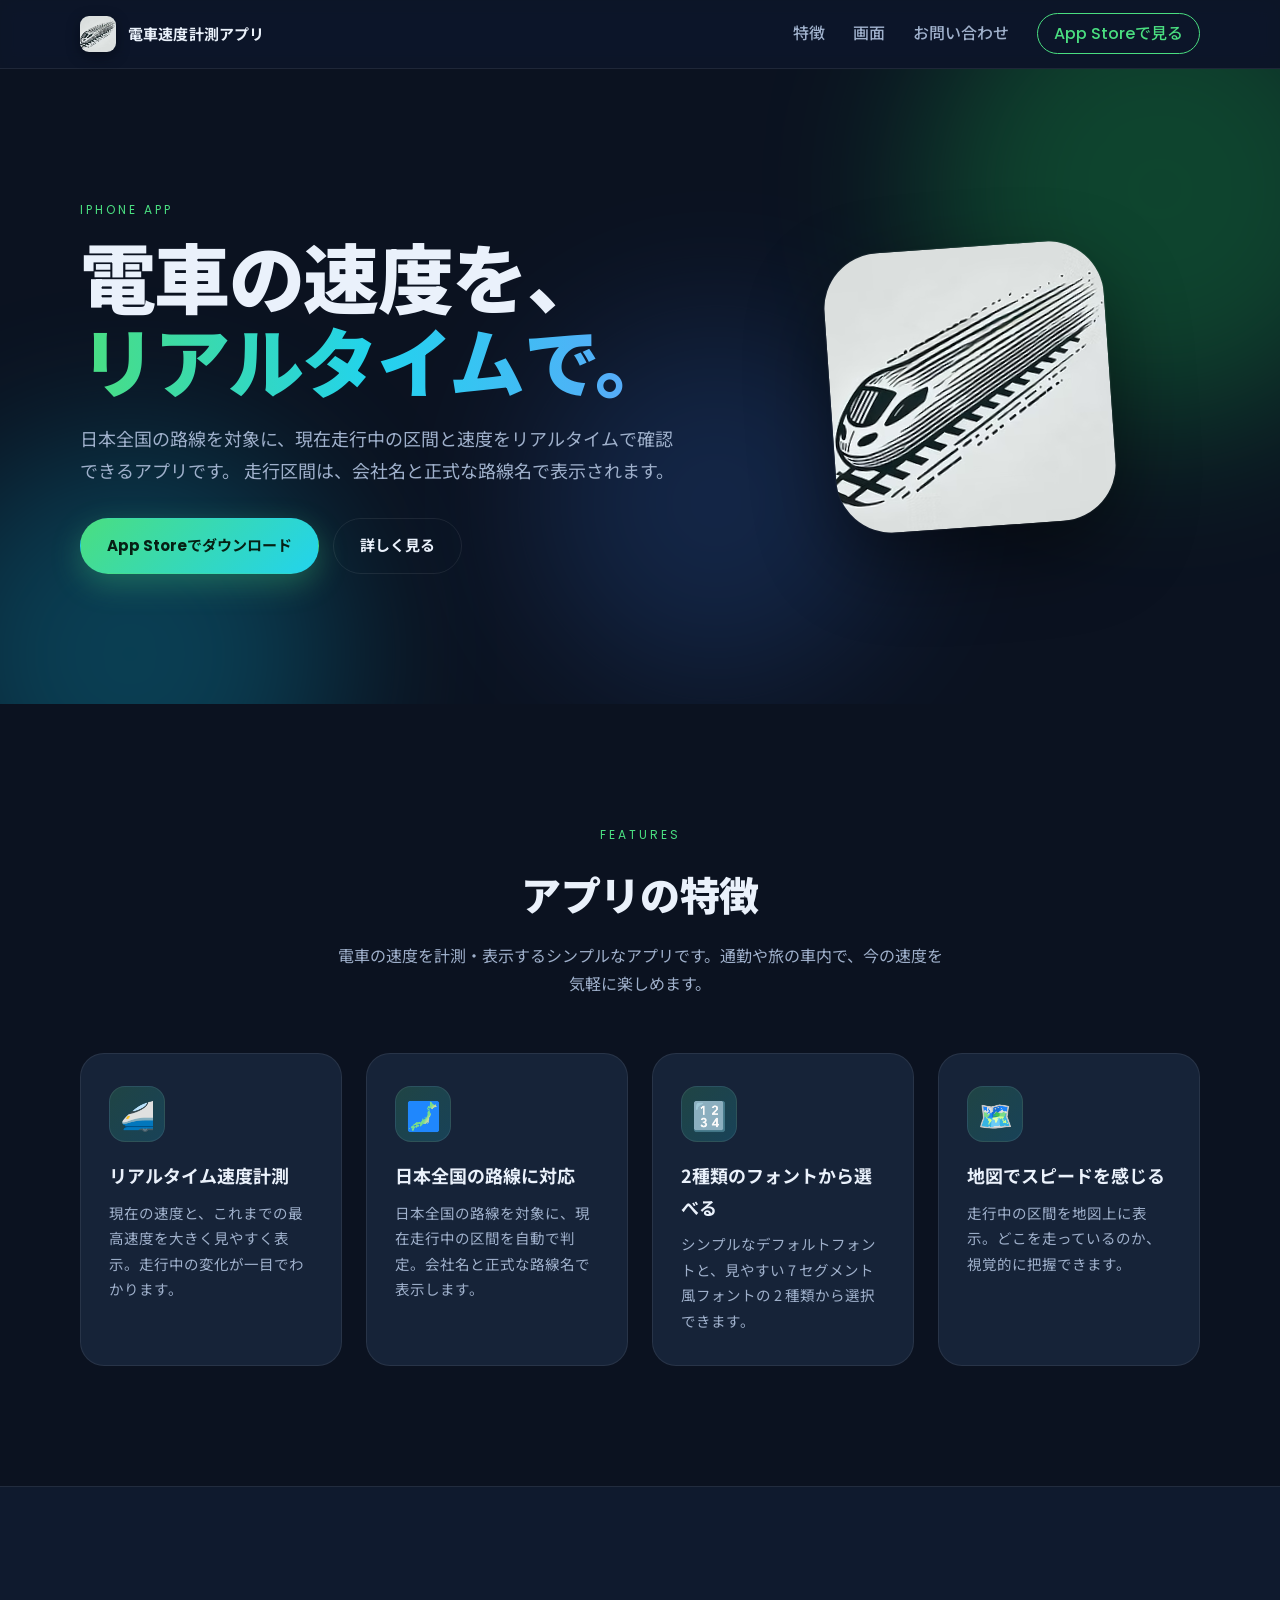
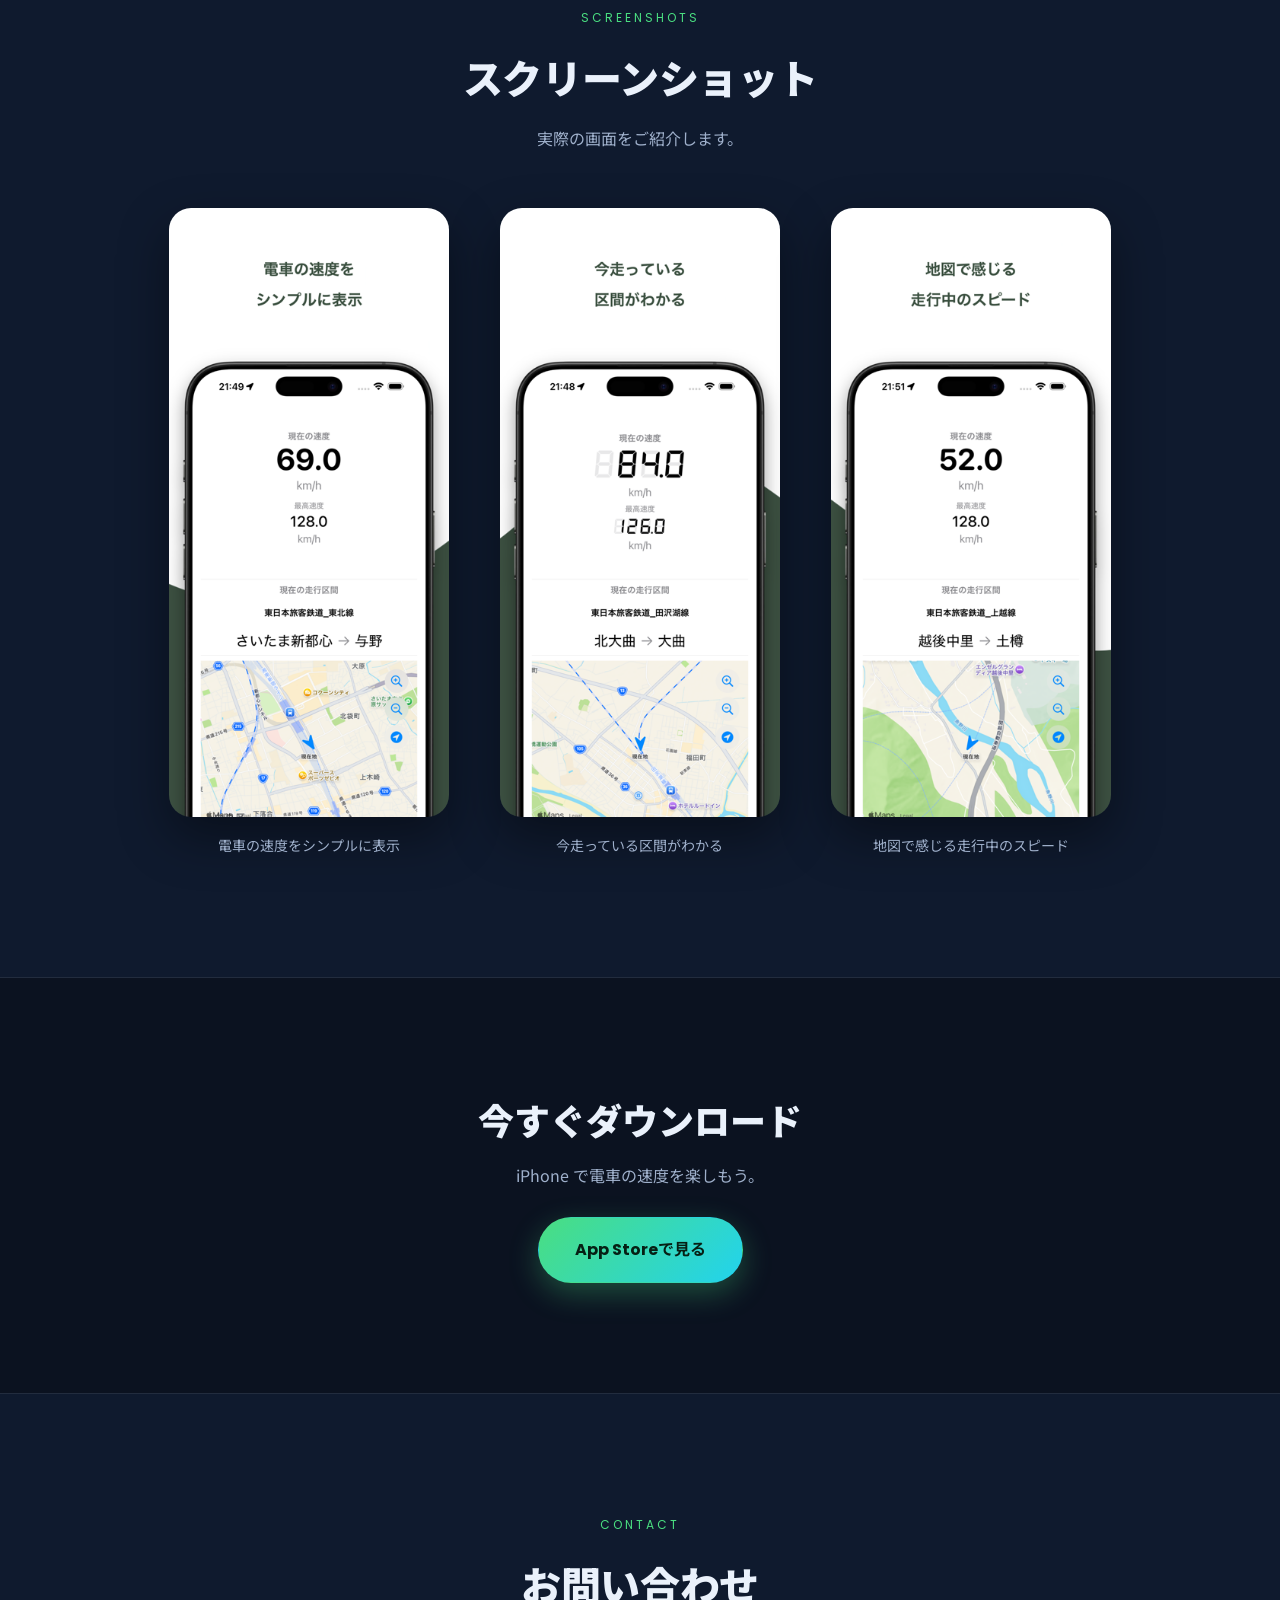
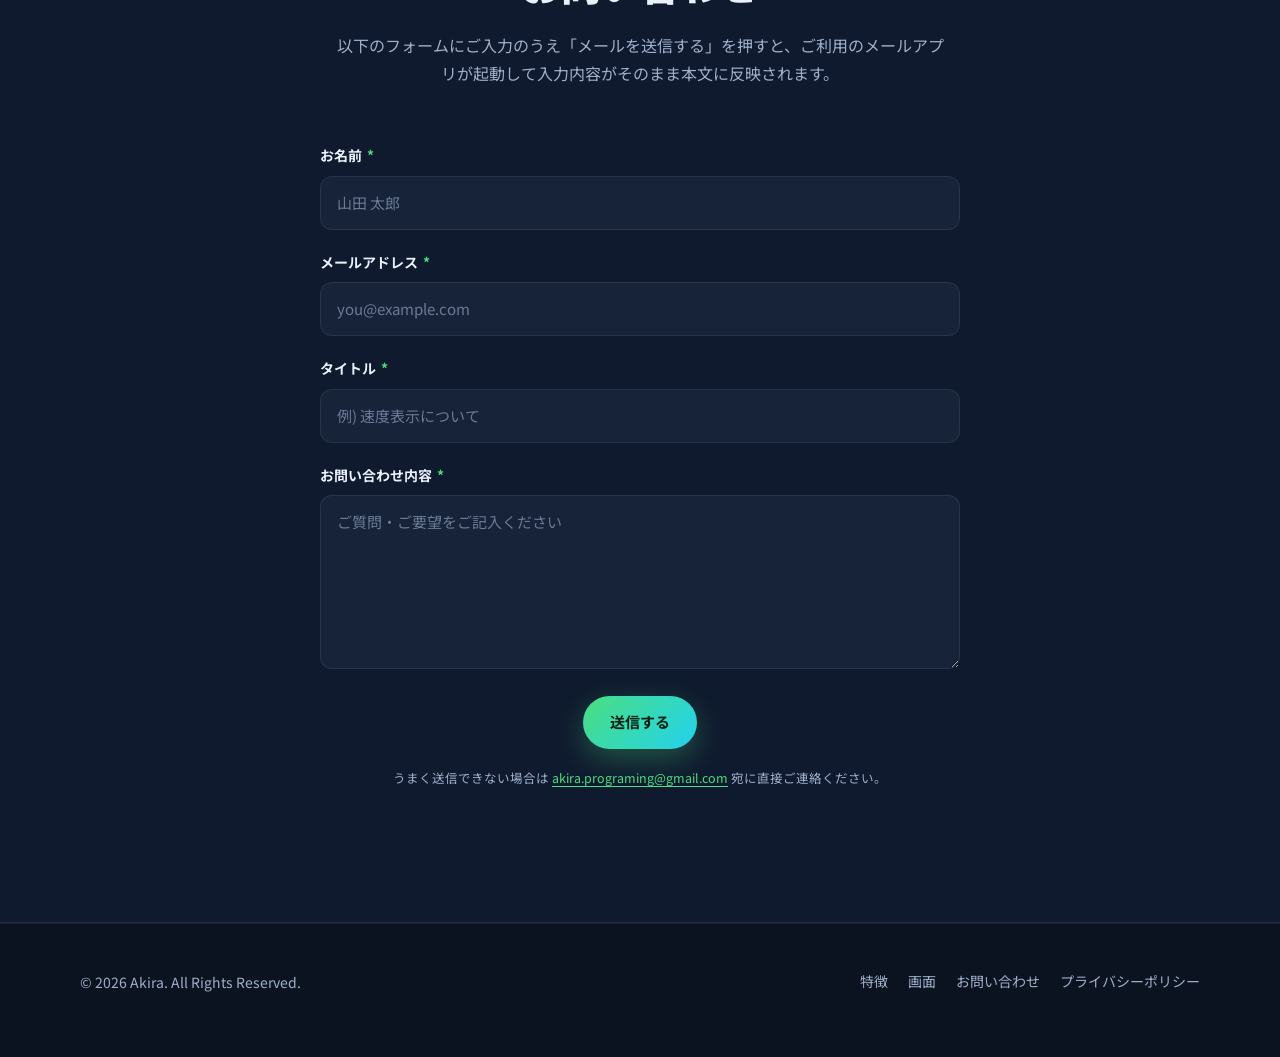
<file: index.html>
<!DOCTYPE html>
<html lang="ja">
<head>
<meta charset="UTF-8">
<meta name="viewport" content="width=device-width, initial-scale=1.0">
<meta name="description" content="電車速度計測アプリ — 日本全国の路線を対象に、現在走行中の区間と速度をリアルタイムで表示する iPhone アプリです。">
<meta name="theme-color" content="#0f172a">
<meta property="og:title" content="電車速度計測アプリ">
<meta property="og:description" content="日本全国の路線を対象に、現在走行中の区間と速度をリアルタイムで確認できる iPhone アプリ。">
<meta property="og:type" content="website">
<meta property="og:image" content="images/icon.jpg">
<link rel="icon" type="image/png" href="images/icon.jpg">
<link rel="apple-touch-icon" href="images/icon.jpg">
<title>電車速度計測アプリ | Train Speed Meter</title>
<link rel="preconnect" href="https://fonts.googleapis.com">
<link rel="preconnect" href="https://fonts.gstatic.com" crossorigin>
<link href="https://fonts.googleapis.com/css2?family=Noto+Sans+JP:wght@400;500;700;900&family=Poppins:wght@500;700;800&family=Share+Tech+Mono&display=swap" rel="stylesheet">
<link rel="stylesheet" href="styles.css">
</head>
<body>

<header class="site-header">
  <div class="container header-inner">
    <a href="#top" class="brand">
      <img src="images/icon.jpg" alt="" class="brand-icon" width="36" height="36">
      <span class="brand-name">電車速度計測アプリ</span>
    </a>
    <button class="nav-toggle" aria-label="メニューを開く" aria-expanded="false" aria-controls="site-nav">
      <span></span><span></span><span></span>
    </button>
    <nav id="site-nav" class="site-nav" aria-label="メインナビゲーション">
      <ul>
        <li><a href="#features">特徴</a></li>
        <li><a href="#screens">画面</a></li>
        <li><a href="#contact">お問い合わせ</a></li>
        <li><a class="nav-cta" href="https://apps.apple.com/jp/app/%E9%9B%BB%E8%BB%8A%E9%80%9F%E5%BA%A6%E8%A8%88%E6%B8%AC%E3%82%A2%E3%83%97%E3%83%AA/id6740508669" target="_blank" rel="noopener">App Storeで見る</a></li>
      </ul>
    </nav>
  </div>
</header>

<main id="top">

  <section class="hero">
    <div class="container hero-inner">
      <div class="hero-copy">
        <p class="eyebrow">iPhone App</p>
        <h1>
          電車の速度を、<br>
          <span class="accent">リアルタイムで。</span>
        </h1>
        <p class="lead">
          日本全国の路線を対象に、現在走行中の区間と速度をリアルタイムで確認できるアプリです。
          走行区間は、会社名と正式な路線名で表示されます。
        </p>
        <div class="hero-actions">
          <a class="btn btn-primary" href="https://apps.apple.com/jp/app/%E9%9B%BB%E8%BB%8A%E9%80%9F%E5%BA%A6%E8%A8%88%E6%B8%AC%E3%82%A2%E3%83%97%E3%83%AA/id6740508669" target="_blank" rel="noopener">
            App Storeでダウンロード
          </a>
          <a class="btn btn-ghost" href="#features">詳しく見る</a>
        </div>
      </div>
      <div class="hero-visual" aria-hidden="true">
        <img src="images/icon.jpg" alt="電車速度計測アプリ アイコン" class="hero-icon">
      </div>
    </div>
    <div class="hero-decor" aria-hidden="true">
      <div class="blob blob-1"></div>
      <div class="blob blob-2"></div>
      <div class="blob blob-3"></div>
    </div>
  </section>

  <section id="features" class="section">
    <div class="container">
      <header class="section-head">
        <p class="eyebrow">Features</p>
        <h2>アプリの特徴</h2>
        <p class="section-desc">電車の速度を計測・表示するシンプルなアプリです。通勤や旅の車内で、今の速度を気軽に楽しめます。</p>
      </header>

      <div class="features">
        <div class="feature">
          <div class="feature-icon">🚄</div>
          <h3>リアルタイム速度計測</h3>
          <p>現在の速度と、これまでの最高速度を大きく見やすく表示。走行中の変化が一目でわかります。</p>
        </div>
        <div class="feature">
          <div class="feature-icon">🗾</div>
          <h3>日本全国の路線に対応</h3>
          <p>日本全国の路線を対象に、現在走行中の区間を自動で判定。会社名と正式な路線名で表示します。</p>
        </div>
        <div class="feature">
          <div class="feature-icon">🔢</div>
          <h3>2種類のフォントから選べる</h3>
          <p>シンプルなデフォルトフォントと、見やすい 7 セグメント風フォントの 2 種類から選択できます。</p>
        </div>
        <div class="feature">
          <div class="feature-icon">🗺️</div>
          <h3>地図でスピードを感じる</h3>
          <p>走行中の区間を地図上に表示。どこを走っているのか、視覚的に把握できます。</p>
        </div>
      </div>
    </div>
  </section>

  <section id="screens" class="section section-alt">
    <div class="container">
      <header class="section-head">
        <p class="eyebrow">Screenshots</p>
        <h2>スクリーンショット</h2>
        <p class="section-desc">実際の画面をご紹介します。</p>
      </header>

      <div class="screens">
        <figure class="screen">
          <img src="images/screen-1.png" alt="電車の速度をシンプルに表示する画面">
          <figcaption>電車の速度をシンプルに表示</figcaption>
        </figure>
        <figure class="screen">
          <img src="images/screen-2.png" alt="今走っている区間がわかる画面">
          <figcaption>今走っている区間がわかる</figcaption>
        </figure>
        <figure class="screen">
          <img src="images/screen-3.png" alt="地図で感じる走行中のスピード画面">
          <figcaption>地図で感じる走行中のスピード</figcaption>
        </figure>
      </div>
    </div>
  </section>

  <section class="section cta-section">
    <div class="container cta-inner">
      <h2>今すぐダウンロード</h2>
      <p>iPhone で電車の速度を楽しもう。</p>
      <a class="btn btn-primary btn-lg" href="https://apps.apple.com/jp/app/%E9%9B%BB%E8%BB%8A%E9%80%9F%E5%BA%A6%E8%A8%88%E6%B8%AC%E3%82%A2%E3%83%97%E3%83%AA/id6740508669" target="_blank" rel="noopener">
        App Storeで見る
      </a>
    </div>
  </section>

  <section id="contact" class="section section-alt">
    <div class="container contact-inner">
      <header class="section-head">
        <p class="eyebrow">Contact</p>
        <h2>お問い合わせ</h2>
        <p class="section-desc">以下のフォームにご入力のうえ「メールを送信する」を押すと、ご利用のメールアプリが起動して入力内容がそのまま本文に反映されます。</p>
      </header>

      <form id="contact-form" class="contact-form"
            action="https://formspree.io/f/mzdknkqy"
            method="POST"
            novalidate>
        <div class="field">
          <label for="cf-name">お名前 <span class="req">*</span></label>
          <input type="text" id="cf-name" name="name" required autocomplete="name" placeholder="山田 太郎">
        </div>
        <div class="field">
          <label for="cf-email">メールアドレス <span class="req">*</span></label>
          <input type="email" id="cf-email" name="email" required autocomplete="email" placeholder="you@example.com">
        </div>
        <div class="field">
          <label for="cf-subject">タイトル <span class="req">*</span></label>
          <input type="text" id="cf-subject" name="subject" required placeholder="例) 速度表示について">
        </div>
        <div class="field">
          <label for="cf-message">お問い合わせ内容 <span class="req">*</span></label>
          <textarea id="cf-message" name="message" rows="6" required placeholder="ご質問・ご要望をご記入ください"></textarea>
        </div>
        <!-- Honeypot field for basic spam protection (hidden from humans) -->
        <input type="text" name="_gotcha" tabindex="-1" autocomplete="off" style="position:absolute;left:-9999px;" aria-hidden="true">

        <p id="cf-error" class="form-error" hidden></p>
        <p id="cf-success" class="form-success" hidden>送信しました。お問い合わせありがとうございます。</p>

        <div class="contact-actions">
          <button type="submit" id="cf-submit" class="btn btn-primary">送信する</button>
        </div>
        <p class="form-note">うまく送信できない場合は <a href="mailto:akira.programing@gmail.com">akira.programing@gmail.com</a> 宛に直接ご連絡ください。</p>
      </form>
    </div>
  </section>

</main>

<footer class="site-footer">
  <div class="container footer-inner">
    <p>&copy; <span id="year"></span> Akira. All Rights Reserved.</p>
    <nav aria-label="フッターナビゲーション">
      <a href="#features">特徴</a>
      <a href="#screens">画面</a>
      <a href="#contact">お問い合わせ</a>
      <a href="privacy.html">プライバシーポリシー</a>
    </nav>
  </div>
</footer>

<script>
  document.getElementById('year').textContent = new Date().getFullYear();

  // Contact form → Formspree (AJAX)
  const form = document.getElementById('contact-form');
  const errorEl = document.getElementById('cf-error');
  const successEl = document.getElementById('cf-success');
  const submitBtn = document.getElementById('cf-submit');

  const showError = (msg) => {
    errorEl.textContent = msg;
    errorEl.hidden = false;
    successEl.hidden = true;
  };
  const clearMessages = () => {
    errorEl.hidden = true;
    successEl.hidden = true;
  };

  form.addEventListener('submit', async (e) => {
    e.preventDefault();
    clearMessages();

    const name = form.name.value.trim();
    const email = form.email.value.trim();
    const subject = form.subject.value.trim();
    const message = form.message.value.trim();
    const emailOk = /^[^\s@]+@[^\s@]+\.[^\s@]+$/.test(email);

    if (!name || !subject || !message || !email) {
      showError('未入力の項目があります。すべての項目をご入力ください。');
      return;
    }
    if (!emailOk) {
      showError('メールアドレスの形式が正しくありません。');
      return;
    }

    submitBtn.disabled = true;
    const originalLabel = submitBtn.textContent;
    submitBtn.textContent = '送信中...';

    try {
      const res = await fetch(form.action, {
        method: 'POST',
        headers: { 'Accept': 'application/json' },
        body: new FormData(form),
      });

      if (res.ok) {
        form.reset();
        successEl.hidden = false;
        errorEl.hidden = true;
      } else {
        let msg = '送信に失敗しました。しばらくしてから再度お試しください。';
        try {
          const data = await res.json();
          if (Array.isArray(data.errors) && data.errors.length) {
            msg = data.errors.map(er => er.message).join(' / ');
          }
        } catch (_) {}
        showError(msg);
      }
    } catch (err) {
      showError('ネットワークエラーが発生しました。通信環境をご確認ください。');
    } finally {
      submitBtn.disabled = false;
      submitBtn.textContent = originalLabel;
    }
  });

  const toggle = document.querySelector('.nav-toggle');
  const nav = document.getElementById('site-nav');
  toggle.addEventListener('click', () => {
    const open = nav.classList.toggle('open');
    toggle.setAttribute('aria-expanded', open);
  });
  nav.querySelectorAll('a').forEach(a => a.addEventListener('click', () => {
    nav.classList.remove('open');
    toggle.setAttribute('aria-expanded', 'false');
  }));
</script>

</body>
</html>
</file>
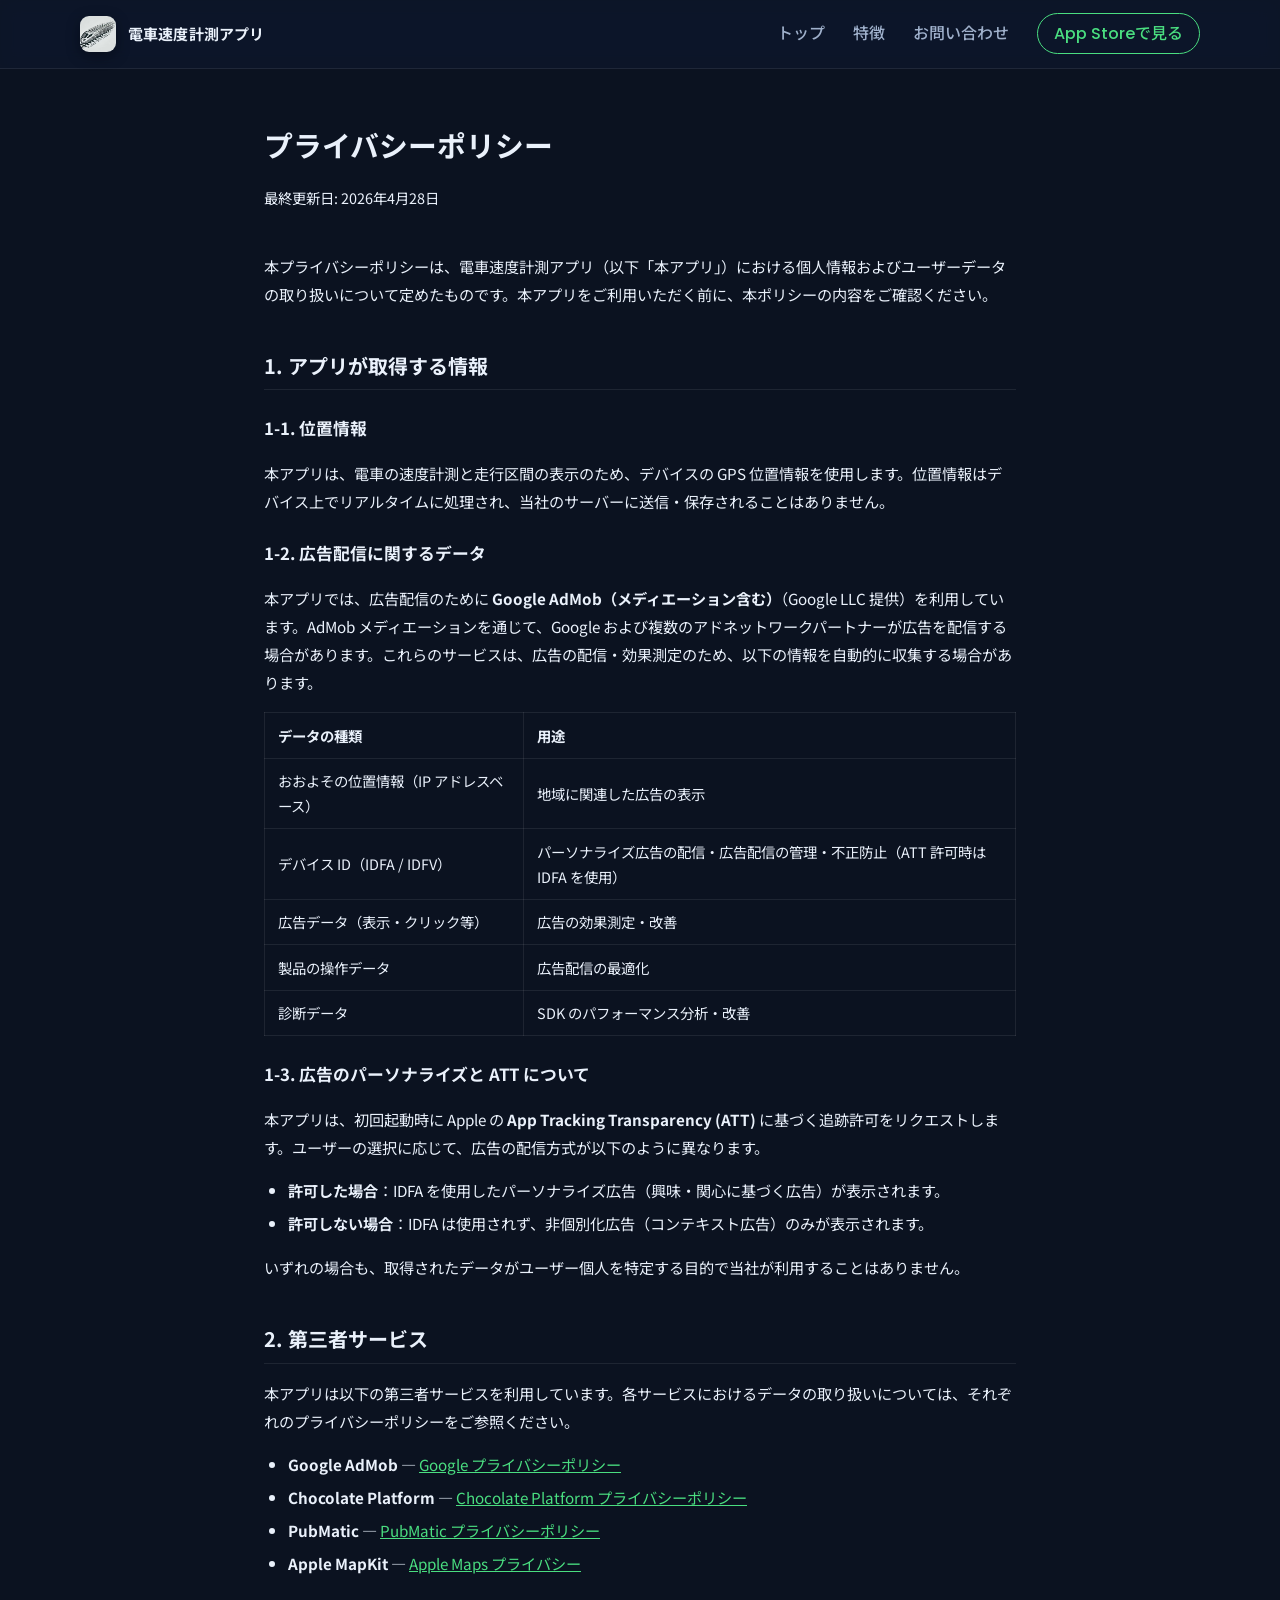
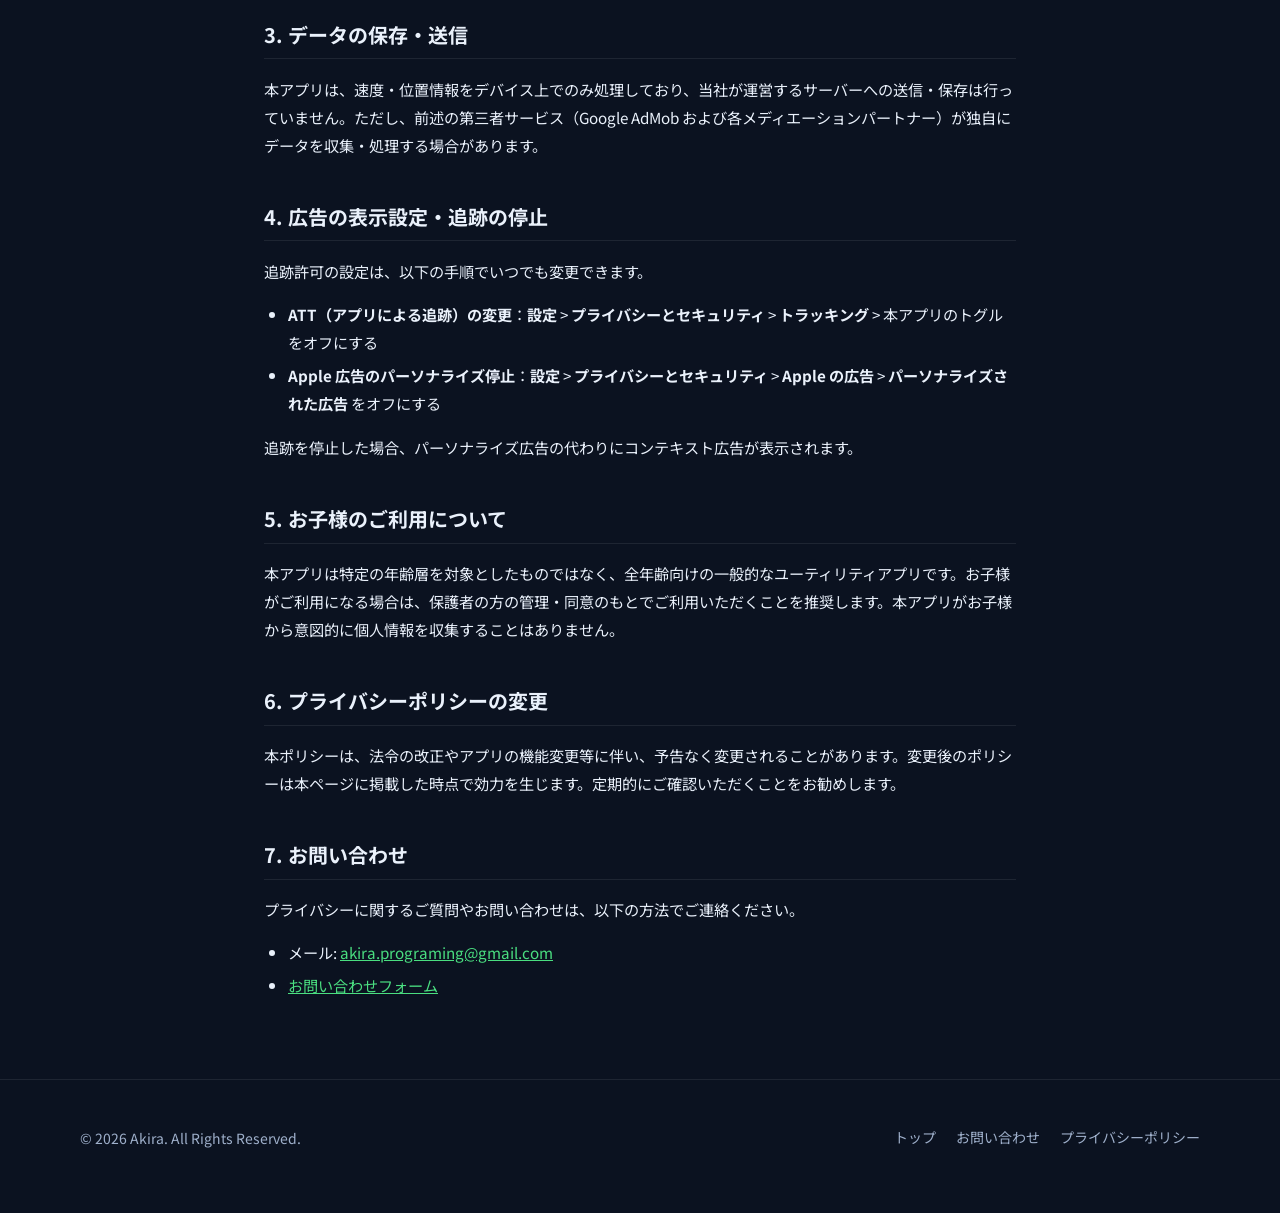
<file: privacy.html>
<!DOCTYPE html>
<html lang="ja">
<head>
<meta charset="UTF-8">
<meta name="viewport" content="width=device-width, initial-scale=1.0">
<meta name="description" content="電車速度計測アプリのプライバシーポリシー">
<meta name="theme-color" content="#0f172a">
<link rel="icon" type="image/png" href="images/icon.jpg">
<link rel="apple-touch-icon" href="images/icon.jpg">
<title>プライバシーポリシー | 電車速度計測アプリ</title>
<link rel="preconnect" href="https://fonts.googleapis.com">
<link rel="preconnect" href="https://fonts.gstatic.com" crossorigin>
<link href="https://fonts.googleapis.com/css2?family=Noto+Sans+JP:wght@400;500;700;900&family=Poppins:wght@500;700;800&display=swap" rel="stylesheet">
<link rel="stylesheet" href="styles.css">
<style>
  /* プライバシーポリシー固有スタイル */
  .policy { max-width: 800px; margin: 0 auto; padding: 2rem 1.5rem 4rem; }
  .policy h1 { font-size: 1.8rem; margin-bottom: 0.5rem; }
  .policy .last-updated { color: var(--muted); font-size: 0.9rem; margin-bottom: 2.5rem; }
  .policy h2 { font-size: 1.25rem; margin-top: 2.5rem; margin-bottom: 0.75rem; padding-bottom: 0.4rem; border-bottom: 1px solid var(--border); }
  .policy h3 { font-size: 1.05rem; margin-top: 1.5rem; margin-bottom: 0.5rem; }
  .policy p, .policy li { line-height: 1.85; color: var(--fg); font-size: 0.95rem; }
  .policy ul { padding-left: 1.5em; margin: 0.5rem 0 1rem; }
  .policy li { margin-bottom: 0.3rem; }
  .policy a { color: var(--accent); text-decoration: underline; }
  .policy table { width: 100%; border-collapse: collapse; margin: 1rem 0; font-size: 0.9rem; }
  .policy th, .policy td { border: 1px solid var(--border); padding: 0.6rem 0.8rem; text-align: left; }
  .policy th { background: var(--card-bg); font-weight: 700; }
</style>
</head>
<body>

<header class="site-header">
  <div class="container header-inner">
    <a href="index.html" class="brand">
      <img src="images/icon.jpg" alt="" class="brand-icon" width="36" height="36">
      <span class="brand-name">電車速度計測アプリ</span>
    </a>
    <nav class="site-nav" aria-label="メインナビゲーション">
      <ul>
        <li><a href="index.html">トップ</a></li>
        <li><a href="index.html#features">特徴</a></li>
        <li><a href="index.html#contact">お問い合わせ</a></li>
        <li><a class="nav-cta" href="https://apps.apple.com/jp/app/%E9%9B%BB%E8%BB%8A%E9%80%9F%E5%BA%A6%E8%A8%88%E6%B8%AC%E3%82%A2%E3%83%97%E3%83%AA/id6740508669" target="_blank" rel="noopener">App Storeで見る</a></li>
      </ul>
    </nav>
  </div>
</header>

<main>
  <div class="policy">
    <h1>プライバシーポリシー</h1>
    <p class="last-updated">最終更新日: 2026年4月28日</p>

    <p>本プライバシーポリシーは、電車速度計測アプリ（以下「本アプリ」）における個人情報およびユーザーデータの取り扱いについて定めたものです。本アプリをご利用いただく前に、本ポリシーの内容をご確認ください。</p>

    <h2>1. アプリが取得する情報</h2>

    <h3>1-1. 位置情報</h3>
    <p>本アプリは、電車の速度計測と走行区間の表示のため、デバイスの GPS 位置情報を使用します。位置情報はデバイス上でリアルタイムに処理され、当社のサーバーに送信・保存されることはありません。</p>

    <h3>1-2. 広告配信に関するデータ</h3>
    <p>本アプリでは、広告配信のために <strong>Google AdMob（メディエーション含む）</strong>（Google LLC 提供）を利用しています。AdMob メディエーションを通じて、Google および複数のアドネットワークパートナーが広告を配信する場合があります。これらのサービスは、広告の配信・効果測定のため、以下の情報を自動的に収集する場合があります。</p>

    <table>
      <thead>
        <tr>
          <th>データの種類</th>
          <th>用途</th>
        </tr>
      </thead>
      <tbody>
        <tr>
          <td>おおよその位置情報（IP アドレスベース）</td>
          <td>地域に関連した広告の表示</td>
        </tr>
        <tr>
          <td>デバイス ID（IDFA / IDFV）</td>
          <td>パーソナライズ広告の配信・広告配信の管理・不正防止（ATT 許可時は IDFA を使用）</td>
        </tr>
        <tr>
          <td>広告データ（表示・クリック等）</td>
          <td>広告の効果測定・改善</td>
        </tr>
        <tr>
          <td>製品の操作データ</td>
          <td>広告配信の最適化</td>
        </tr>
        <tr>
          <td>診断データ</td>
          <td>SDK のパフォーマンス分析・改善</td>
        </tr>
      </tbody>
    </table>

    <h3>1-3. 広告のパーソナライズと ATT について</h3>
    <p>本アプリは、初回起動時に Apple の <strong>App Tracking Transparency (ATT)</strong> に基づく追跡許可をリクエストします。ユーザーの選択に応じて、広告の配信方式が以下のように異なります。</p>
    <ul>
      <li><strong>許可した場合</strong>：IDFA を使用したパーソナライズ広告（興味・関心に基づく広告）が表示されます。</li>
      <li><strong>許可しない場合</strong>：IDFA は使用されず、非個別化広告（コンテキスト広告）のみが表示されます。</li>
    </ul>
    <p>いずれの場合も、取得されたデータがユーザー個人を特定する目的で当社が利用することはありません。</p>

    <h2>2. 第三者サービス</h2>
    <p>本アプリは以下の第三者サービスを利用しています。各サービスにおけるデータの取り扱いについては、それぞれのプライバシーポリシーをご参照ください。</p>
    <ul>
      <li><strong>Google AdMob</strong> — <a href="https://policies.google.com/privacy" target="_blank" rel="noopener">Google プライバシーポリシー</a></li>
      <li><strong>Chocolate Platform</strong> — <a href="https://www.chocolateplatform.com/privacy-policy/" target="_blank" rel="noopener">Chocolate Platform プライバシーポリシー</a></li>
      <li><strong>PubMatic</strong> — <a href="https://pubmatic.com/legal/privacy-policy/" target="_blank" rel="noopener">PubMatic プライバシーポリシー</a></li>
      <li><strong>Apple MapKit</strong> — <a href="https://www.apple.com/legal/privacy/data/ja/apple-maps/" target="_blank" rel="noopener">Apple Maps プライバシー</a></li>
    </ul>

    <h2>3. データの保存・送信</h2>
    <p>本アプリは、速度・位置情報をデバイス上でのみ処理しており、当社が運営するサーバーへの送信・保存は行っていません。ただし、前述の第三者サービス（Google AdMob および各メディエーションパートナー）が独自にデータを収集・処理する場合があります。</p>

    <h2>4. 広告の表示設定・追跡の停止</h2>
    <p>追跡許可の設定は、以下の手順でいつでも変更できます。</p>
    <ul>
      <li><strong>ATT（アプリによる追跡）の変更</strong>：<strong>設定</strong> &gt; <strong>プライバシーとセキュリティ</strong> &gt; <strong>トラッキング</strong> &gt; 本アプリのトグルをオフにする</li>
      <li><strong>Apple 広告のパーソナライズ停止</strong>：<strong>設定</strong> &gt; <strong>プライバシーとセキュリティ</strong> &gt; <strong>Apple の広告</strong> &gt; <strong>パーソナライズされた広告</strong> をオフにする</li>
    </ul>
    <p>追跡を停止した場合、パーソナライズ広告の代わりにコンテキスト広告が表示されます。</p>

    <h2>5. お子様のご利用について</h2>
    <p>本アプリは特定の年齢層を対象としたものではなく、全年齢向けの一般的なユーティリティアプリです。お子様がご利用になる場合は、保護者の方の管理・同意のもとでご利用いただくことを推奨します。本アプリがお子様から意図的に個人情報を収集することはありません。</p>

    <h2>6. プライバシーポリシーの変更</h2>
    <p>本ポリシーは、法令の改正やアプリの機能変更等に伴い、予告なく変更されることがあります。変更後のポリシーは本ページに掲載した時点で効力を生じます。定期的にご確認いただくことをお勧めします。</p>

    <h2>7. お問い合わせ</h2>
    <p>プライバシーに関するご質問やお問い合わせは、以下の方法でご連絡ください。</p>
    <ul>
      <li>メール: <a href="mailto:akira.programing@gmail.com">akira.programing@gmail.com</a></li>
      <li><a href="index.html#contact">お問い合わせフォーム</a></li>
    </ul>
  </div>
</main>

<footer class="site-footer">
  <div class="container footer-inner">
    <p>&copy; <span id="year"></span> Akira. All Rights Reserved.</p>
    <nav aria-label="フッターナビゲーション">
      <a href="index.html">トップ</a>
      <a href="index.html#contact">お問い合わせ</a>
      <a href="privacy.html">プライバシーポリシー</a>
    </nav>
  </div>
</footer>

<script>
  document.getElementById('year').textContent = new Date().getFullYear();
</script>

</body>
</html>
</file>
<file: styles.css>
:root {
  --bg: #0b1220;
  --bg-alt: #0f1a2e;
  --surface: #162338;
  --text: #eaf1fb;
  --text-dim: #9fb0cb;
  --accent: #4ade80;
  --accent-2: #22d3ee;
  --accent-3: #60a5fa;
  --border: rgba(255, 255, 255, 0.08);
  --radius: 16px;
  --radius-lg: 24px;
  --shadow: 0 20px 50px rgba(0, 0, 0, 0.35);
  --max-w: 1120px;
  --font-jp: "Noto Sans JP", system-ui, -apple-system, "Hiragino Kaku Gothic ProN", "Yu Gothic", sans-serif;
  --font-en: "Poppins", var(--font-jp);
}

* { box-sizing: border-box; }

html { scroll-behavior: smooth; }

body {
  margin: 0;
  font-family: var(--font-jp);
  color: var(--text);
  background: var(--bg);
  line-height: 1.75;
  -webkit-font-smoothing: antialiased;
}

img { max-width: 100%; display: block; }

a { color: inherit; text-decoration: none; }

.container {
  width: min(100% - 40px, var(--max-w));
  margin-inline: auto;
}

/* Header */
.site-header {
  position: sticky;
  top: 0;
  z-index: 50;
  backdrop-filter: saturate(160%) blur(10px);
  background: rgba(15, 23, 42, 0.7);
  border-bottom: 1px solid var(--border);
}
.header-inner {
  display: flex;
  align-items: center;
  justify-content: space-between;
  height: 68px;
}
.brand {
  display: inline-flex;
  align-items: center;
  gap: 12px;
  font-family: var(--font-jp);
  font-weight: 700;
  letter-spacing: 0.01em;
  font-size: 15px;
}
.brand-icon {
  width: 36px;
  height: 36px;
  border-radius: 9px;
  object-fit: cover;
  box-shadow: 0 4px 14px rgba(0, 0, 0, 0.35);
}
.nav-cta {
  padding: 8px 16px;
  border: 1px solid var(--accent);
  border-radius: 999px;
  color: var(--accent) !important;
}
.nav-cta:hover { background: var(--accent); color: #0b1226 !important; }

.site-nav ul {
  display: flex;
  gap: 28px;
  margin: 0;
  padding: 0;
  list-style: none;
  font-family: var(--font-en);
  font-weight: 500;
}
.site-nav a { color: var(--text-dim); transition: color .2s; }
.site-nav a:hover { color: var(--text); }

.nav-toggle {
  display: none;
  background: transparent;
  border: 0;
  width: 40px;
  height: 40px;
  padding: 8px;
  cursor: pointer;
}
.nav-toggle span {
  display: block;
  height: 2px;
  background: var(--text);
  margin: 5px 0;
  border-radius: 2px;
  transition: transform .2s, opacity .2s;
}

/* Hero */
.hero {
  position: relative;
  overflow: hidden;
  padding: clamp(70px, 11vw, 130px) 0 clamp(70px, 11vw, 130px);
  isolation: isolate;
}
.hero-inner {
  position: relative;
  z-index: 2;
  display: grid;
  grid-template-columns: 1.3fr 1fr;
  gap: 60px;
  align-items: center;
}
.hero-copy { max-width: 640px; }
.hero-visual { display: grid; place-items: center; }
.hero-icon {
  width: min(100%, 280px);
  aspect-ratio: 1;
  border-radius: 56px;
  object-fit: cover;
  box-shadow: 0 30px 80px rgba(0, 0, 0, 0.45), 0 0 0 1px rgba(255, 255, 255, 0.06);
  background: #fff;
  transform: rotate(-4deg);
  transition: transform .4s ease;
}
.hero-icon:hover { transform: rotate(0deg) scale(1.02); }
.eyebrow {
  font-family: var(--font-en);
  text-transform: uppercase;
  letter-spacing: .25em;
  font-size: 12px;
  color: var(--accent);
  margin: 0 0 14px;
}
.hero h1 {
  font-size: clamp(40px, 7vw, 76px);
  line-height: 1.1;
  margin: 0 0 22px;
  font-weight: 900;
  letter-spacing: -0.02em;
}
.hero h1 .accent {
  background: linear-gradient(90deg, var(--accent), var(--accent-2), var(--accent-3));
  -webkit-background-clip: text;
  background-clip: text;
  color: transparent;
}
.lead {
  color: var(--text-dim);
  font-size: clamp(15px, 1.7vw, 18px);
  margin: 0 0 32px;
}
.hero-actions { display: flex; gap: 14px; flex-wrap: wrap; }

.btn {
  display: inline-flex;
  align-items: center;
  justify-content: center;
  padding: 14px 26px;
  border-radius: 999px;
  font-weight: 700;
  font-family: var(--font-en);
  font-size: 15px;
  transition: transform .2s, box-shadow .2s, background .2s, border-color .2s;
  will-change: transform;
  border: 1px solid transparent;
}
.btn-primary {
  background: linear-gradient(135deg, var(--accent), var(--accent-2));
  color: #062014;
  box-shadow: 0 10px 30px rgba(74, 222, 128, 0.3);
}
.btn-primary:hover { transform: translateY(-2px); }
.btn-ghost {
  border-color: var(--border);
  color: var(--text);
}
.btn-ghost:hover { border-color: var(--accent); color: var(--accent); }
.btn-lg { padding: 18px 36px; font-size: 16px; }

.hero-decor { position: absolute; inset: 0; z-index: 1; pointer-events: none; }
.blob {
  position: absolute;
  border-radius: 50%;
  filter: blur(80px);
  opacity: 0.55;
}
.blob-1 { width: 480px; height: 480px; background: #16a34a; top: -120px; right: -120px; opacity: .35; }
.blob-2 { width: 420px; height: 420px; background: #0891b2; bottom: -160px; left: -80px; opacity: .35; }
.blob-3 { width: 360px; height: 360px; background: #3b82f6; top: 40%; right: 30%; opacity: .18; }

/* Sections */
.section { padding: clamp(80px, 10vw, 120px) 0; }
.section-alt { background: var(--bg-alt); border-top: 1px solid var(--border); border-bottom: 1px solid var(--border); }
.section-head { text-align: center; margin-bottom: 56px; }
.section-head h2 {
  font-size: clamp(28px, 4vw, 40px);
  margin: 6px 0 12px;
  font-weight: 900;
  letter-spacing: -0.01em;
}
.section-desc { color: var(--text-dim); margin: 0 auto; max-width: 620px; }

/* Features */
.features {
  display: grid;
  grid-template-columns: repeat(auto-fit, minmax(260px, 1fr));
  gap: 24px;
}
.feature {
  background: var(--surface);
  border: 1px solid var(--border);
  border-radius: var(--radius-lg);
  padding: 32px 28px;
  transition: transform .25s, border-color .25s;
}
.feature:hover { transform: translateY(-4px); border-color: rgba(74, 222, 128, 0.4); }
.feature-icon {
  width: 56px;
  height: 56px;
  margin-bottom: 18px;
  border-radius: 16px;
  display: grid;
  place-items: center;
  font-size: 28px;
  background: linear-gradient(135deg, rgba(74, 222, 128, 0.18), rgba(34, 211, 238, 0.18));
  border: 1px solid var(--border);
}
.feature h3 { margin: 0 0 8px; font-size: 18px; }
.feature p { color: var(--text-dim); margin: 0; font-size: 14.5px; }

/* Screens */
.screens {
  display: grid;
  grid-template-columns: repeat(auto-fit, minmax(240px, 1fr));
  gap: 32px;
  max-width: 960px;
  margin-inline: auto;
}
.screen {
  margin: 0;
  display: flex;
  flex-direction: column;
  align-items: center;
  gap: 16px;
}
.screen img {
  width: 100%;
  max-width: 280px;
  height: auto;
  border-radius: 22px;
  box-shadow: 0 20px 50px rgba(0, 0, 0, 0.4);
  transition: transform .3s ease;
}
.screen img:hover { transform: translateY(-6px); }
.screen figcaption {
  color: var(--text-dim);
  font-size: 14px;
  text-align: center;
}

/* Contact form */
.contact-form {
  max-width: 640px;
  margin: 0 auto;
  text-align: left;
}
.field { margin-bottom: 20px; }
.field label {
  display: block;
  font-size: 14px;
  font-weight: 700;
  margin-bottom: 8px;
  color: var(--text);
}
.field .req { color: var(--accent); margin-left: 2px; }
.field input,
.field textarea {
  width: 100%;
  background: var(--surface);
  border: 1px solid var(--border);
  color: var(--text);
  border-radius: 12px;
  padding: 14px 16px;
  font-size: 15px;
  font-family: inherit;
  line-height: 1.6;
  transition: border-color .2s, box-shadow .2s, background .2s;
}
.field input::placeholder,
.field textarea::placeholder { color: #6b7a96; }
.field input:focus,
.field textarea:focus {
  outline: none;
  border-color: var(--accent);
  box-shadow: 0 0 0 3px rgba(74, 222, 128, 0.18);
}
.field textarea { resize: vertical; min-height: 140px; }
.form-error {
  color: #fda4af;
  background: rgba(244, 63, 94, 0.1);
  border: 1px solid rgba(244, 63, 94, 0.3);
  border-radius: 10px;
  padding: 10px 14px;
  font-size: 13.5px;
  margin: 0 0 16px;
}
.form-success {
  color: #86efac;
  background: rgba(34, 197, 94, 0.12);
  border: 1px solid rgba(34, 197, 94, 0.35);
  border-radius: 10px;
  padding: 10px 14px;
  font-size: 13.5px;
  margin: 0 0 16px;
}
#cf-submit:disabled { opacity: .6; cursor: not-allowed; transform: none; }
.form-note {
  margin-top: 18px;
  font-size: 12.5px;
  color: var(--text-dim);
  text-align: center;
  line-height: 1.8;
}
.form-note a { color: var(--accent); text-decoration: underline; text-underline-offset: 3px; }
.contact-form .contact-actions { justify-content: center; margin-top: 8px; }

/* CTA */
.cta-section { text-align: center; padding: clamp(70px, 9vw, 110px) 0; }
.cta-inner h2 {
  font-size: clamp(26px, 3.6vw, 36px);
  margin: 0 0 10px;
  font-weight: 900;
}
.cta-inner p { color: var(--text-dim); margin: 0 0 28px; }

/* Contact */
.contact-inner { text-align: center; }
.contact-actions { display: flex; gap: 14px; justify-content: center; flex-wrap: wrap; }

/* Footer */
.site-footer {
  padding: 32px 0 48px;
  border-top: 1px solid var(--border);
  color: var(--text-dim);
  font-size: 14px;
}
.footer-inner {
  display: flex;
  justify-content: space-between;
  align-items: center;
  gap: 20px;
  flex-wrap: wrap;
}
.footer-inner nav { display: flex; gap: 20px; }
.footer-inner a { font-family: var(--font-en); }
.footer-inner a:hover { color: var(--text); }

/* Responsive */
@media (max-width: 820px) {
  .hero-inner { grid-template-columns: 1fr; gap: 40px; text-align: center; }
  .hero-copy { max-width: none; }
  .hero-actions { justify-content: center; }
  .hero-icon { width: min(100%, 220px); }

  .nav-toggle { display: block; }
  .site-nav {
    position: absolute;
    inset: 68px 0 auto 0;
    background: var(--bg-alt);
    border-bottom: 1px solid var(--border);
    transform: translateY(-10px);
    opacity: 0;
    pointer-events: none;
    transition: opacity .2s, transform .2s;
  }
  .site-nav.open { opacity: 1; transform: translateY(0); pointer-events: auto; }
  .site-nav ul {
    flex-direction: column;
    gap: 0;
    padding: 12px 20px 20px;
  }
  .site-nav li { border-bottom: 1px solid var(--border); }
  .site-nav li:last-child { border-bottom: 0; }
  .site-nav a { display: block; padding: 14px 4px; }
}

@media (prefers-reduced-motion: reduce) {
  html { scroll-behavior: auto; }
  * { transition: none !important; animation: none !important; }
}
</file>
